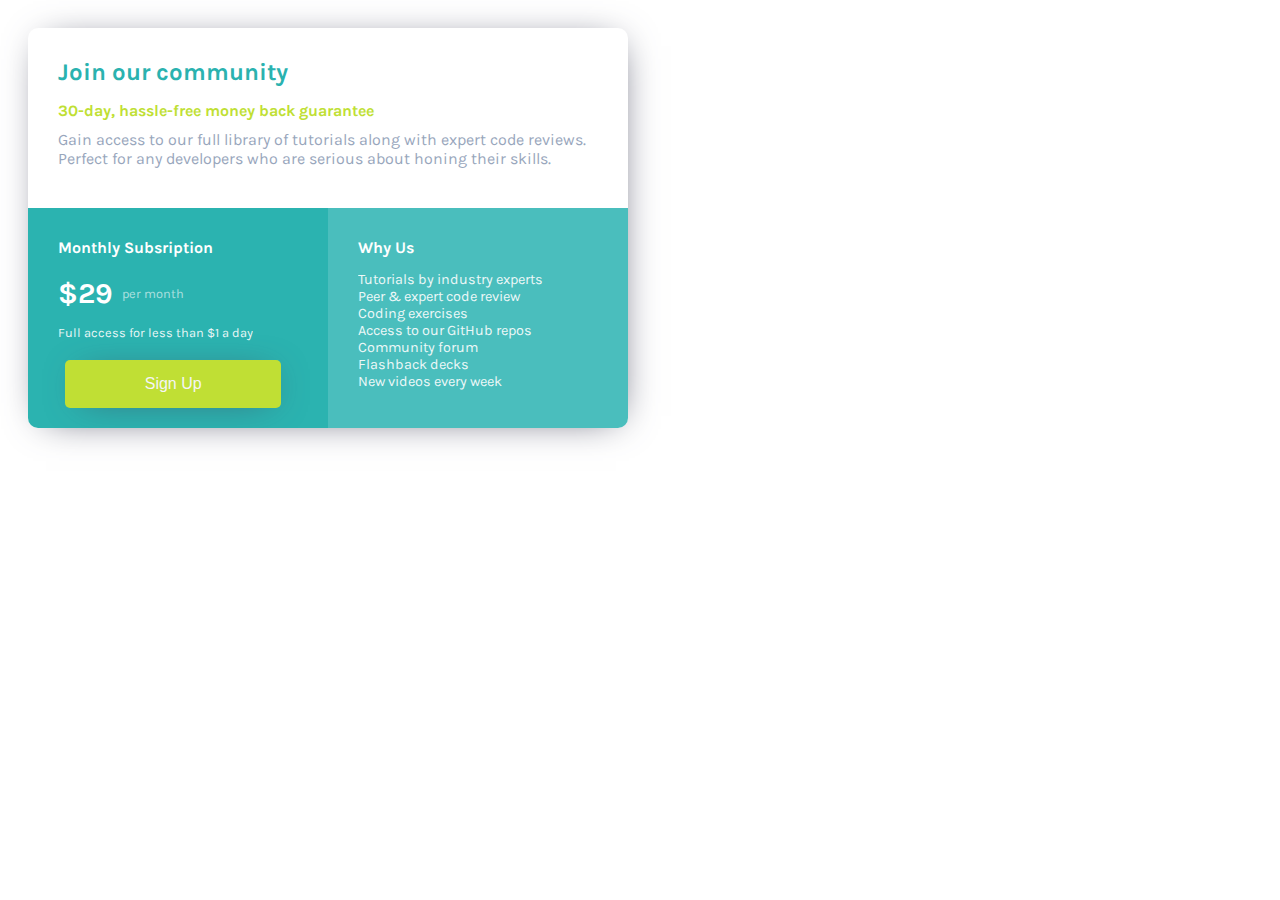
<file: l08/index.html>
<!DOCTYPE html>
<html lang="en">

<head>
    <meta charset="UTF-8" />
    <meta http-equiv="X-UA-Compatible" content="IE=edge" />
    <meta name="viewport" content="width=device-width, initial-scale=1.0" />
    <title>Lesson 8 Challenge</title>
    <link rel="stylesheet" href="./style.css" />
    <link rel="preconnect" href="https://fonts.googleapis.com">
    <link rel="preconnect" href="https://fonts.gstatic.com" crossorigin>
    <link href="https://fonts.googleapis.com/css2?family=Karla:wght@200..800&display=swap" rel="stylesheet">
    <script src="script.js"></script>
</head>

<body>
    <div id="container">
        <div id="top-section">
            <h2>Join our community</h2>
            <h4>30-day, hassle-free money back guarantee</h4>
            <p>Gain access to our full library of tutorials along with expert code reviews. Perfect for any developers
                who are serious about honing their skills.</p>
        </div>
        <div id="bottom-section">
            <div id="bottom-left-section">
                <h4>Monthly Subsription</h4>
                <div>
                    <div id="price">$29</div>
                    <div id="price-freq">per month</div>
                </div>
                <p>Full access for less than $1 a day</p>
                <button onclick="clickAlert()">Sign Up</button>
            </div>
            <div id="bottom-right-section">
                <h4>Why Us</h4>
                <ul>
                    <li>Tutorials by industry experts</li>
                    <li>Peer & expert code review</li>
                    <li>Coding exercises</li>
                    <li>Access to our GitHub repos</li>
                    <li>Community forum</li>
                    <li>Flashback decks</li>
                    <li>New videos every week</li>
                </ul>
            </div>
        </div>
    </div>
</body>
</file>
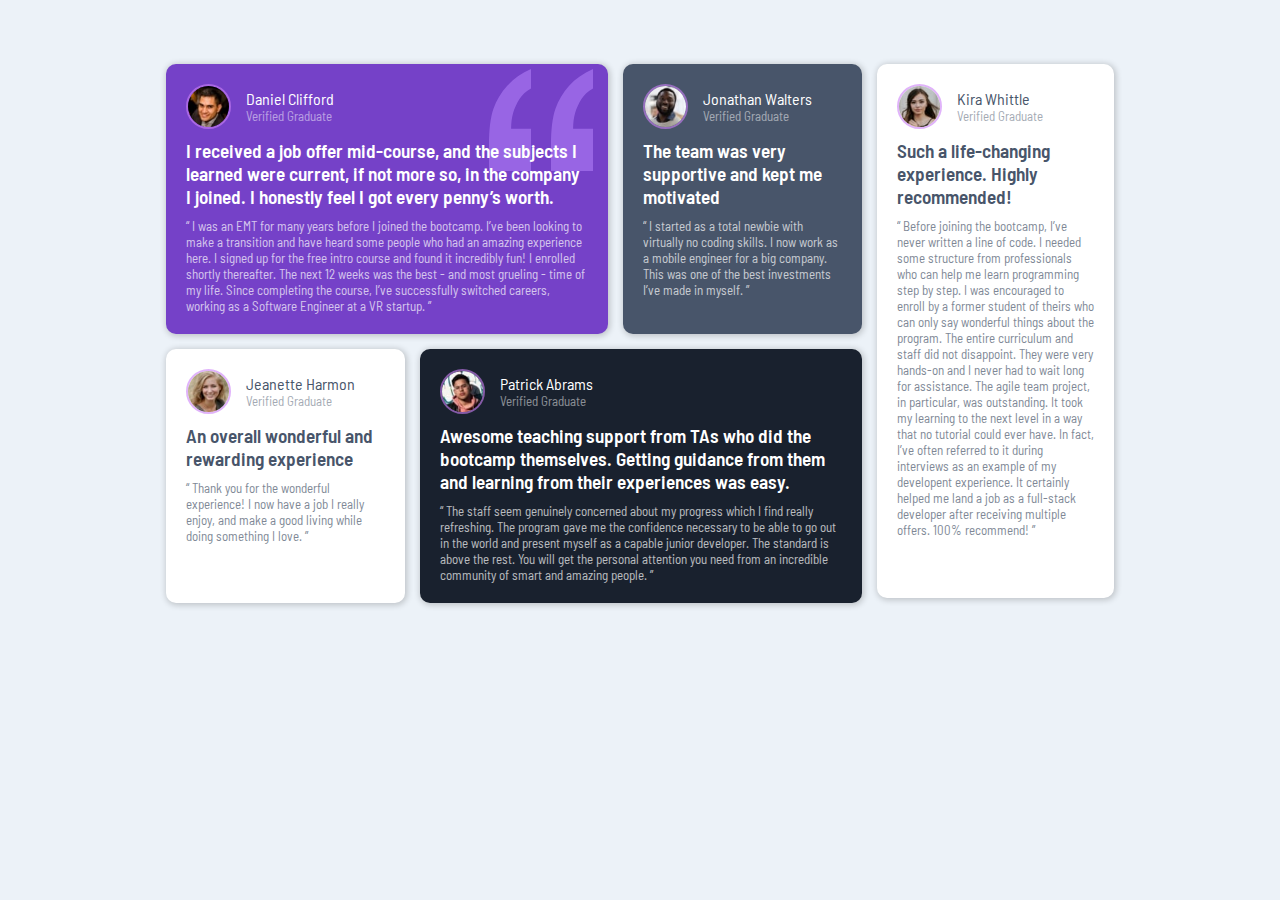
<file: testimonials-challenge/index.html>
<!DOCTYPE html>
<html lang="en">

<head>
  <meta charset="UTF-8">
  <meta name="viewport" content="width=device-width, initial-scale=1.0">

  <link rel="icon" type="image/png" sizes="32x32" href="./images/favicon-32x32.png">
  <link rel="stylesheet" href="style.css">
  <link rel="preconnect" href="https://fonts.googleapis.com">
  <link rel="preconnect" href="https://fonts.gstatic.com" crossorigin>
  <link href="https://fonts.googleapis.com/css2?family=Barlow+Semi+Condensed:wght@500;600&display=swap" rel="stylesheet">

  <title>Testimonials Challenge</title>
</head>

<body>
  <div id="testimonial-container">
    <div id="main-left">
      <div id="top-left">
        <div id="testimonial-1" class="grid-item">
          <img src="images/bg-pattern-quotation.svg" alt="quote" id="quote">
          <div class="header">
            <img src="images/image-daniel.jpg" alt="profile picture">
            <div class="header-text">
              <p class="name">Daniel Clifford</p>
              <p class="position">Verified Graduate</p>
            </div>
          </div>
          <h4>I received a job offer mid-course, and the subjects I learned were current, if not more so, 
            in the company I joined. I honestly feel I got every penny’s worth.
            </h4>
          <p class="experience">“ I was an EMT for many years before I joined the bootcamp. I’ve been looking to make a 
            transition and have heard some people who had an amazing experience here. I signed up 
            for the free intro course and found it incredibly fun! I enrolled shortly thereafter. 
            The next 12 weeks was the best - and most grueling - time of my life. Since completing 
            the course, I’ve successfully switched careers, working as a Software Engineer at a VR startup. ”</p>
        </div>
        <div id="testimonial-2" class="grid-item">
          <div class="header">
            <img src="images/image-jonathan.jpg" alt="profile picture">
            <div class="header-text">
              <p class="name">Jonathan Walters</p>
              <p class="position">Verified Graduate</p>
            </div>
          </div>
          <h4>The team was very supportive and kept me motivated</h4>
          <p class="experience">“ I started as a total newbie with virtually no coding skills. I now work as a mobile engineer 
            for a big company. This was one of the best investments I’ve made in myself. ”</p>
        </div>
      </div>
      <div id="bottom-left">
        <div id="testimonial-3" class="grid-item">
          <div class="header">
            <img src="images/image-jeanette.jpg" alt="profile picture">
            <div class="header-text">
              <p class="name">Jeanette Harmon</p>
              <p class="position">Verified Graduate</p>
            </div>
          </div>
          <h4>An overall wonderful and rewarding experience</h4>
          <p class="experience">“ Thank you for the wonderful experience! I now have a job I really enjoy, and make a good living 
            while doing something I love. ”</p>
        </div>
        <div id="testimonial-4" class="grid-item">
          <div class="header">
            <img src="images/image-patrick.jpg" alt="profile picture">
            <div class="header-text">
              <p class="name">Patrick Abrams</p>
              <p class="position">Verified Graduate</p>
            </div>
          </div>
          <h4>Awesome teaching support from TAs who did the bootcamp themselves. Getting guidance from them and 
            learning from their experiences was easy.</h4>
          <p class="experience">“ The staff seem genuinely concerned about my progress which I find really refreshing. The program 
            gave me the confidence necessary to be able to go out in the world and present myself as a capable 
            junior developer. The standard is above the rest. You will get the personal attention you need from 
            an incredible community of smart and amazing people. ”</p>
        </div>
      </div>
    </div>
    <div id="testimonial-5" class="grid-item">
      <div class="header">
        <img src="images/image-kira.jpg" alt="profile picture">
        <div class="header-text">
          <p class="name">Kira Whittle</p>
          <p class="position">Verified Graduate</p>
        </div>
      </div>
      <h4>Such a life-changing experience. Highly recommended!</h4>
      <p class="experience">“ Before joining the bootcamp, I’ve never written a line of code. I needed some structure from 
        professionals who can help me learn programming step by step. I was encouraged to enroll by a former 
        student of theirs who can only say wonderful things about the program. The entire curriculum and staff 
        did not disappoint. They were very hands-on and I never had to wait long for assistance. The agile team 
        project, in particular, was outstanding. It took my learning to the next level in a way that no tutorial 
        could ever have. In fact, I’ve often referred to it during interviews as an example of my developent 
        experience. It certainly helped me land a job as a full-stack developer after receiving multiple offers. 
        100% recommend! ”</p>
    </div>
  </div>
</body>

</html>
</file>
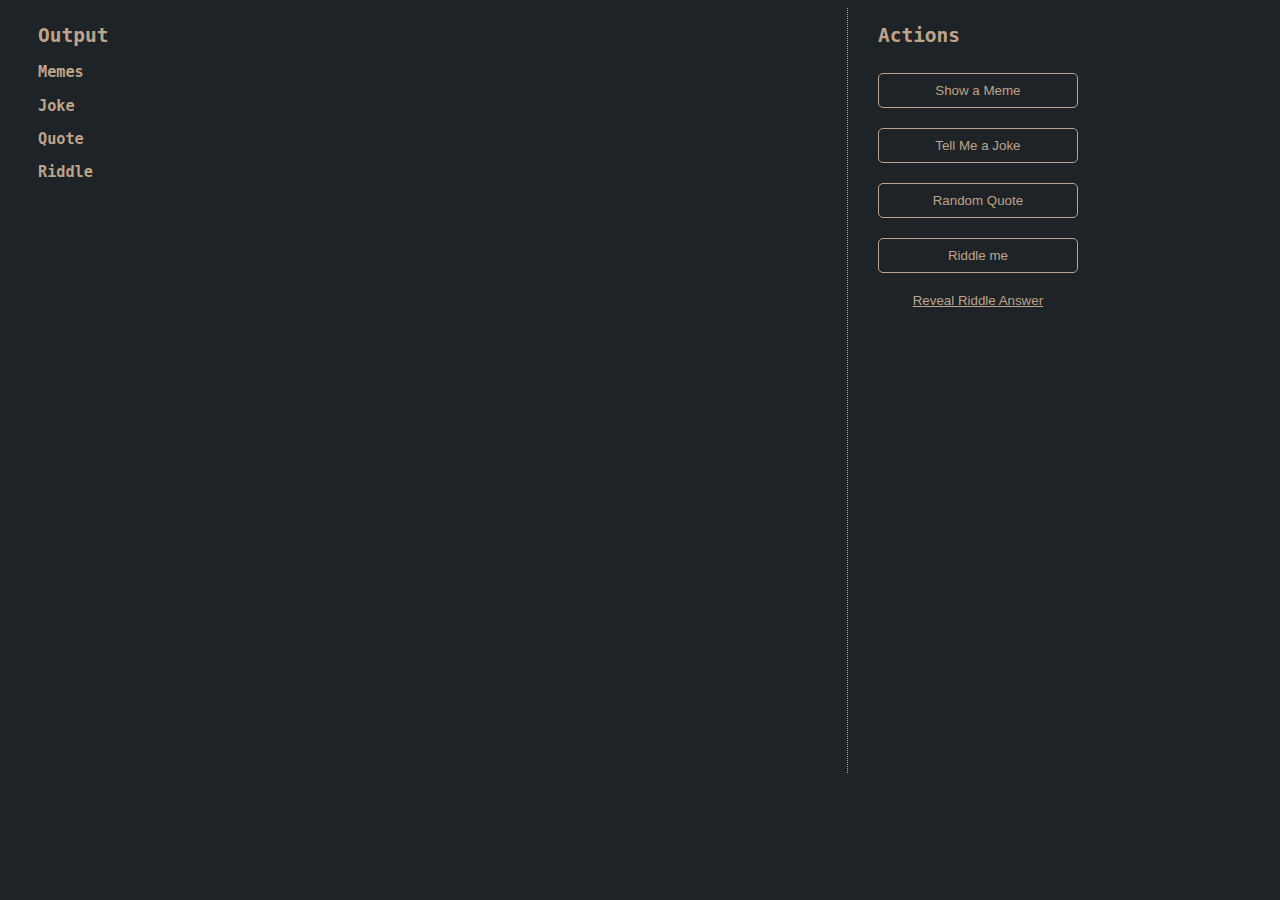
<file: l07/course_index.html>
<!DOCTYPE html>
<html lang="en">
  <head>
    <meta charset="UTF-8" />
    <meta http-equiv="X-UA-Compatible" content="IE=edge" />
    <meta name="viewport" content="width=device-width, initial-scale=1.0" />
    <title>Lesson 7 Challenge</title>
    <link rel="stylesheet" href="./style.css" />
  </head>
  <body>
    <!-- Notice how we have used "semantic HTML" here -->
    <!-- Re-read the lesson if you don't understand what that means -->
    <!-- https://www.zachgollwitzer.com/posts/2021/fullstack-developer-series/7-html-crash-course-->
    <main>
      <section class="content">
        <h2>Output</h2>
        <h3>Memes</h3>
        <div class="meme-content">
        </div>
        <h3>Joke</h3>
        <div class="joke-content">
        </div>
        <h3>Quote</h3>
        <div class="quote-content">
        </div>
        <h3>Riddle</h3>
        <div class="riddle-content">
        </div>
      </section>

      <!-- No need to change anything in this section -->
      <section class="sidebar">
        <h2>Actions</h2>
        <button onclick="showMeme()">Show a Meme</button>
        <button onclick="showJoke()">Tell Me a Joke</button>
        <button onclick="showQuote()">Random Quote</button>
        <button onclick="showRiddle()">Riddle me</button>
        <button class="reveal-btn" onclick="revealAnswers()">
          Reveal Riddle Answer
        </button>
      </section>
    </main>
    <script src="./course_script.js"></script>
  </body>
</html>
</file>
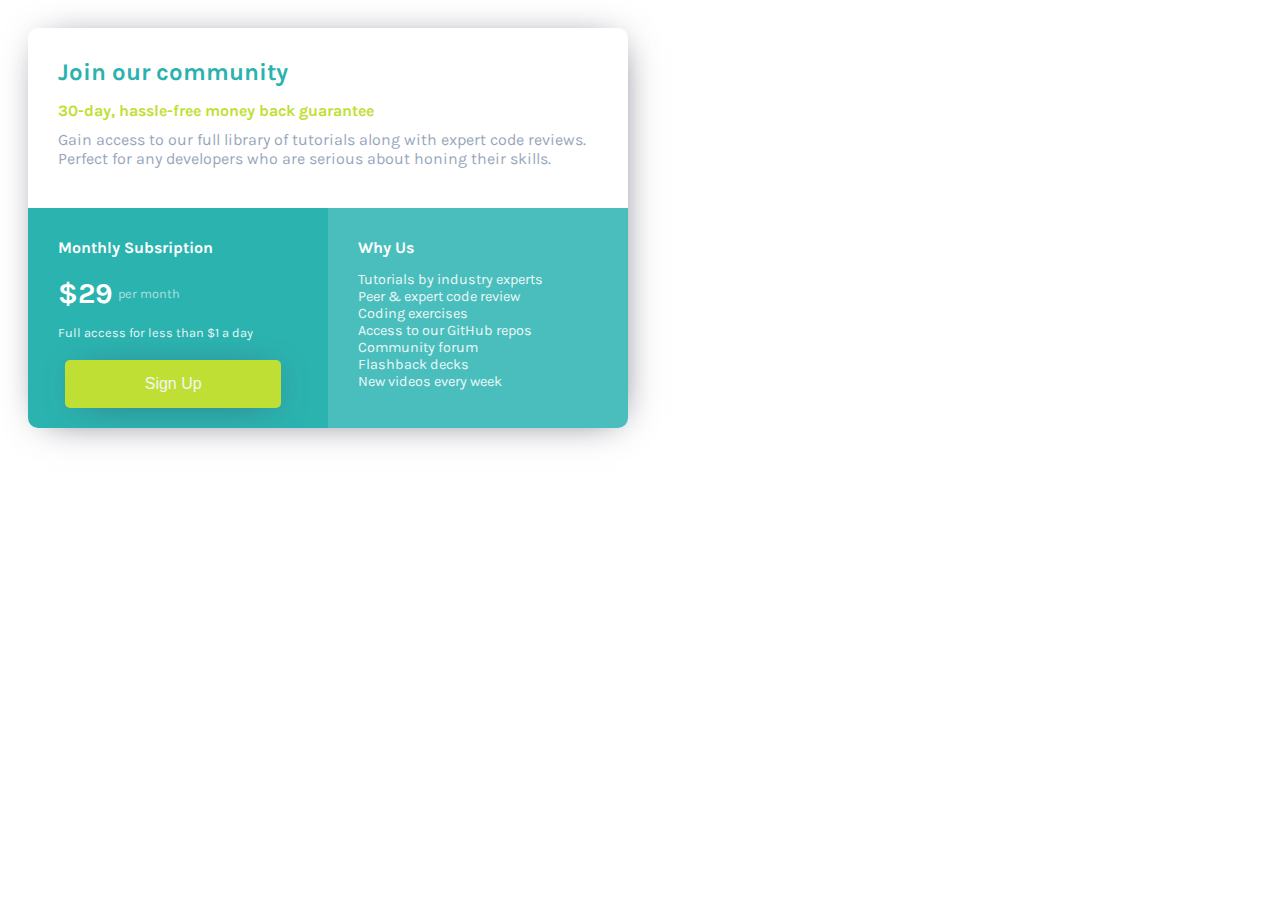
<file: l08/index-flexbox.html>
<!DOCTYPE html>
<html lang="en">

<head>
    <meta charset="UTF-8" />
    <meta http-equiv="X-UA-Compatible" content="IE=edge" />
    <meta name="viewport" content="width=device-width, initial-scale=1.0" />
    <title>Lesson 8 Challenge</title>
    <link rel="stylesheet" href="./style-flexbox.css" />
    <link rel="preconnect" href="https://fonts.googleapis.com">
    <link rel="preconnect" href="https://fonts.gstatic.com" crossorigin>
    <link href="https://fonts.googleapis.com/css2?family=Karla:wght@200..800&display=swap" rel="stylesheet">
    <script src="script.js"></script>
</head>

<body>
    <div id="container">
        <div id="top-section">
            <h2>Join our community</h2>
            <h4>30-day, hassle-free money back guarantee</h4>
            <p>Gain access to our full library of tutorials along with expert code reviews. Perfect for any developers
                who are serious about honing their skills.</p>
        </div>
        <div id="bottom-section">
            <div id="bottom-left-section">
                <h4>Monthly Subsription</h4>
                <div id="price-cont">
                    <div id="price">$29</div>
                    <div id="price-freq">per month</div>
                </div>
                <p>Full access for less than $1 a day</p>
                <button onclick="clickAlert()">Sign Up</button>
            </div>
            <div id="bottom-right-section">
                <h4>Why Us</h4>
                <ul>
                    <li>Tutorials by industry experts</li>
                    <li>Peer & expert code review</li>
                    <li>Coding exercises</li>
                    <li>Access to our GitHub repos</li>
                    <li>Community forum</li>
                    <li>Flashback decks</li>
                    <li>New videos every week</li>
                </ul>
            </div>
        </div>
    </div>
</body>
</file>
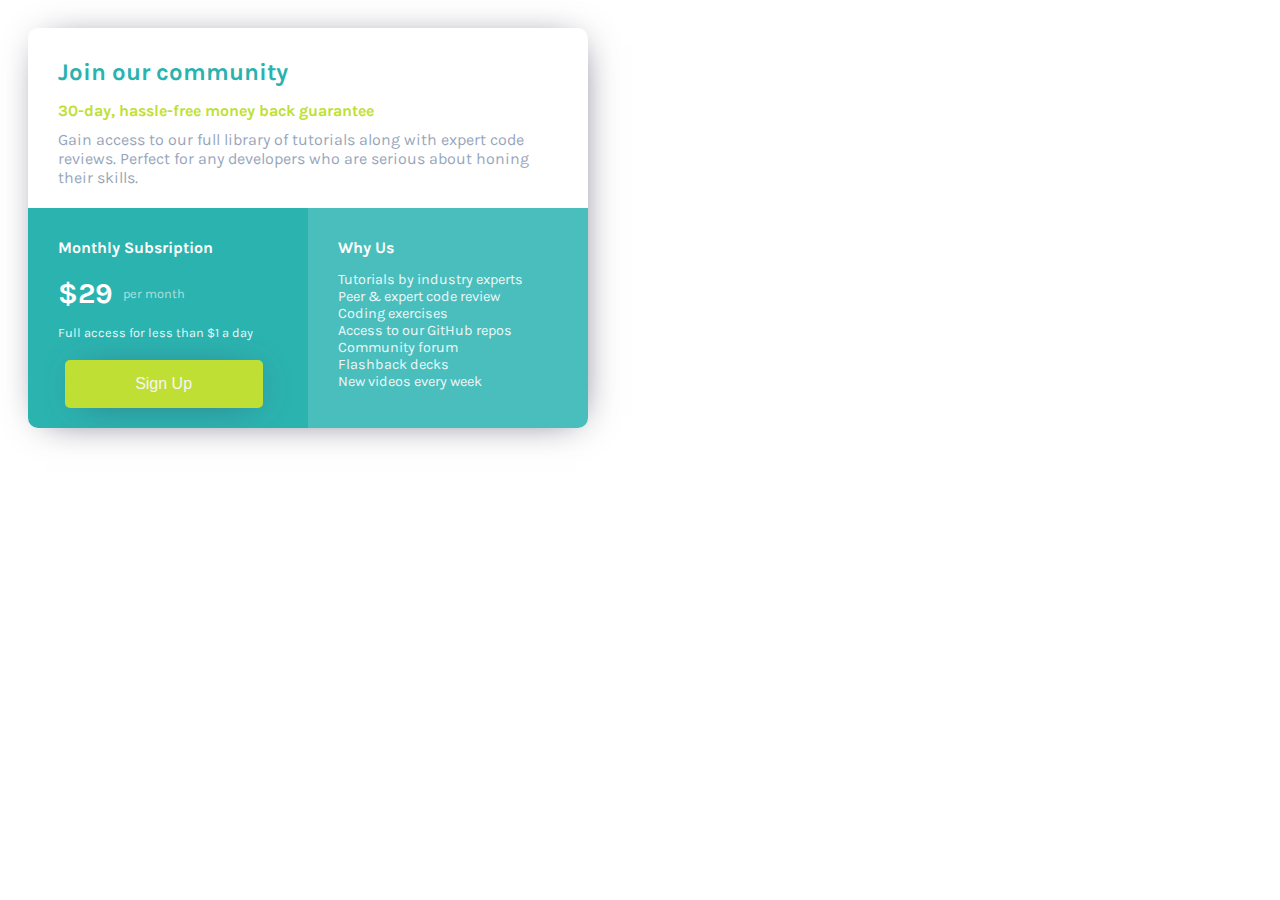
<file: l08/index-mobile-first-flexbox.html>
<!DOCTYPE html>
<html lang="en">

<head>
    <meta charset="UTF-8" />
    <meta http-equiv="X-UA-Compatible" content="IE=edge" />
    <meta name="viewport" content="width=device-width, initial-scale=1.0" />
    <title>Lesson 8 Challenge</title>
    <link rel="stylesheet" href="./style-mobile-first-flexbox.css" />
    <link rel="preconnect" href="https://fonts.googleapis.com">
    <link rel="preconnect" href="https://fonts.gstatic.com" crossorigin>
    <link href="https://fonts.googleapis.com/css2?family=Karla:wght@200..800&display=swap" rel="stylesheet">
    <script src="script.js"></script>
</head>

<body>
    <div id="container">
        <div id="top-section">
            <h2>Join our community</h2>
            <h4>30-day, hassle-free money back guarantee</h4>
            <p>Gain access to our full library of tutorials along with expert code reviews. Perfect for any developers
                who are serious about honing their skills.</p>
        </div>
        <div id="bottom-section">
            <div id="bottom-left-section">
                <h4>Monthly Subsription</h4>
                <div id="price-cont">
                    <div id="price">$29</div>
                    <div id="price-freq">per month</div>
                </div>
                <p>Full access for less than $1 a day</p>
                <button onclick="clickAlert()">Sign Up</button>
            </div>
            <div id="bottom-right-section">
                <h4>Why Us</h4>
                <ul>
                    <li>Tutorials by industry experts</li>
                    <li>Peer & expert code review</li>
                    <li>Coding exercises</li>
                    <li>Access to our GitHub repos</li>
                    <li>Community forum</li>
                    <li>Flashback decks</li>
                    <li>New videos every week</li>
                </ul>
            </div>
        </div>
    </div>
</body>
</file>
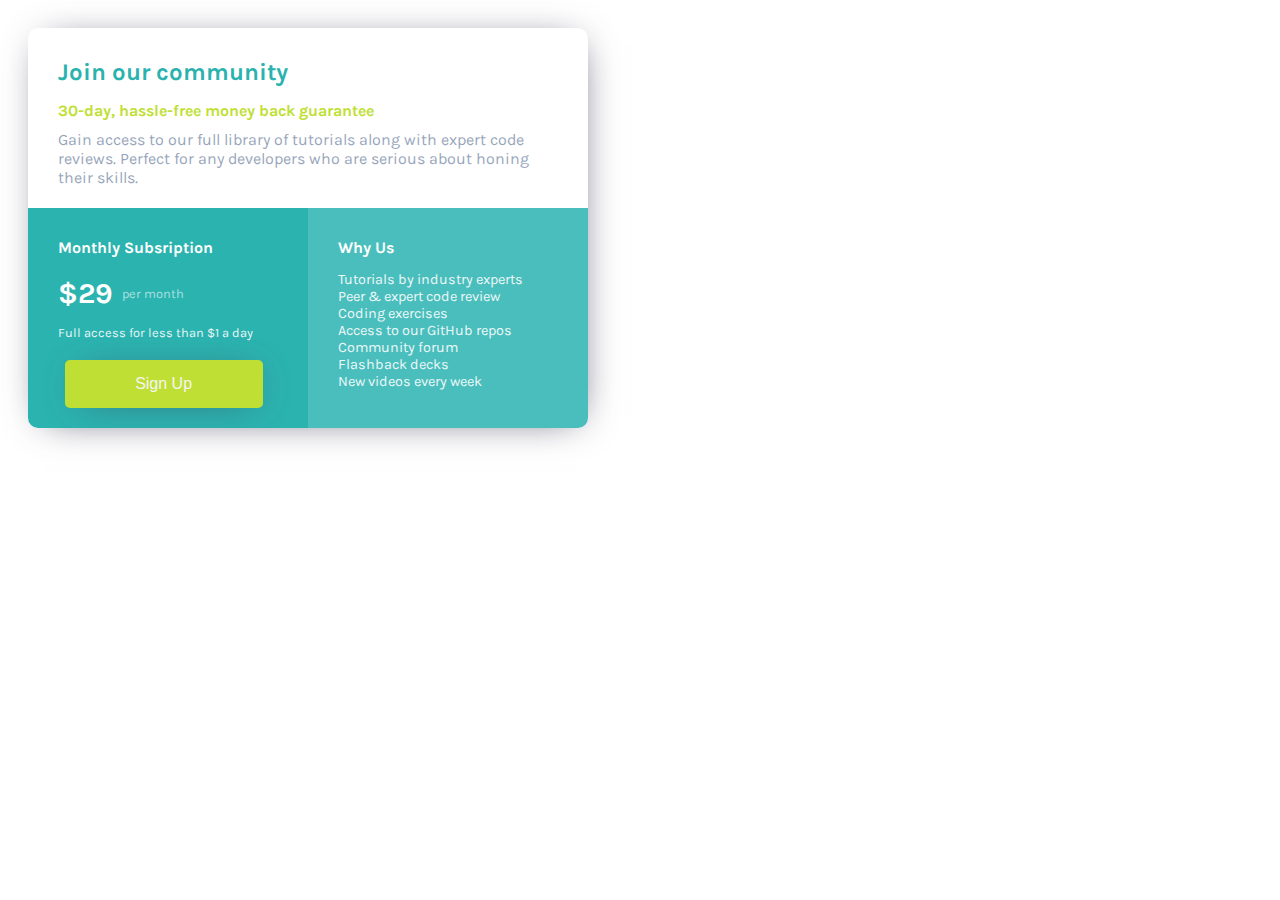
<file: l08/index-mobile-first.html>
<!DOCTYPE html>
<html lang="en">

<head>
    <meta charset="UTF-8" />
    <meta http-equiv="X-UA-Compatible" content="IE=edge" />
    <meta name="viewport" content="width=device-width, initial-scale=1.0" />
    <title>Lesson 8 Challenge</title>
    <link rel="stylesheet" href="./style-mobile-first.css" />
    <link rel="preconnect" href="https://fonts.googleapis.com">
    <link rel="preconnect" href="https://fonts.gstatic.com" crossorigin>
    <link href="https://fonts.googleapis.com/css2?family=Karla:wght@200..800&display=swap" rel="stylesheet">
    <script src="script.js"></script>
</head>

<body>
    <div id="container">
        <div id="top-section">
            <h2>Join our community</h2>
            <h4>30-day, hassle-free money back guarantee</h4>
            <p>Gain access to our full library of tutorials along with expert code reviews. Perfect for any developers
                who are serious about honing their skills.</p>
        </div>
        <div id="bottom-section">
            <div id="bottom-left-section">
                <h4>Monthly Subsription</h4>
                <div>
                    <div id="price">$29</div>
                    <div id="price-freq">per month</div>
                </div>
                <p>Full access for less than $1 a day</p>
                <button onclick="clickAlert()">Sign Up</button>
            </div>
            <div id="bottom-right-section">
                <h4>Why Us</h4>
                <ul>
                    <li>Tutorials by industry experts</li>
                    <li>Peer & expert code review</li>
                    <li>Coding exercises</li>
                    <li>Access to our GitHub repos</li>
                    <li>Community forum</li>
                    <li>Flashback decks</li>
                    <li>New videos every week</li>
                </ul>
            </div>
        </div>
    </div>
</body>
</file>
<file: l08/style.css>
html {
    box-sizing: border-box;
    font-family: Karla;
    font-size: 16px;
}

*,
*:before,
*:after {
    box-sizing: inherit;
}

h2,
h4,
p {
    margin: 0;
}

body {
    padding: 20px;
}

#container {
    width: 600px;
    height: 400px;
    box-shadow: 3px 3px 37px -15px rgba(66, 68, 90, 1);
    border-radius: 10px;
    overflow: hidden;
}

#top-section {
    width: 100%;
    height: 45%;
    padding: 30px;
}

#bottom-section {
    width: 100%;
    height: 55%;
    color: white;
}

#bottom-left-section {
    display: inline-block;
    margin-right: -2px;
    width: 50%;
    height: 100%;
    background-color: #2BB3B0;
    vertical-align: top;
    padding: 30px;
}

#bottom-left-section h4 {
    margin-bottom: 20px;
}

#bottom-left-section p {
    font-size: 0.8rem;
    margin-top: 15px;
    margin-bottom: 20px;
    opacity: 0.9;
}

#price-freq,
#price {
    display: inline-block;
    vertical-align: middle;
}


#price {
    font-weight: 700;
    font-size: 1.8rem;
}

#price-freq {
    margin-left: 5px;
    font-size: 0.8rem;
    opacity: 0.6;

}

#bottom-right-section {
    display: inline-block;
    margin-left: -2px;
    width: 50%;
    height: 100%;
    background-color: #4ABEBD;
    vertical-align: top;
    padding: 30px;
}

#top-section h2 {
    color: #2AB2AF;
    margin-bottom: 15px;
}

#top-section h4 {
    color: #C0DF34;
    margin-bottom: 10px;
}

#top-section p {
    color: #98A6BC;
}

button {
    color: whitesmoke;
    background-color: #C0DF34;
    border: none;
    padding: 15px;
    width: 90%;
    border-radius: 5px;
    box-shadow: 3px 3px 37px -15px rgba(66, 68, 90, 1);
    font-size: inherit;
    margin-left: 3%;
}

ul {
    padding: 0;
    list-style: none;
    font-size: 0.9rem;
    opacity: 0.9;
}

button:hover {
    cursor: pointer;
    background-color: #B1CF30;
    transform: scale(1.02);
}

@media screen and (max-width: 650px) {

    #bottom-left-section,
    #bottom-right-section,
    #container {
        width: 100%;
        height: auto;
        margin-left: 0;
    }
}
</file>
<file: testimonials-challenge/style.css>
/* html {
    box-sizing: border-box;
} */

* {
    box-sizing: border-box;
    margin: 0;
    padding: 0;
}

body {
    background-color: #ecf2f8;
}

#testimonial-container {
    padding: 5% 2%;
}

#testimonial-1 {
    background-color: #7541c8;
    color: #ffffff;
    position: relative;
}

#testimonial-2 {
    background-color: #48556a;
    color: #ffffff;
}

#testimonial-3 , #testimonial-5{
    background-color: #ffffff;
    color: #48556a;
}

#testimonial-4 {
    background-color: #19212e;
    color: #ffffff;
}

.grid-item {
    margin-bottom: 20px;
    padding: 20px;
    border-radius: 10px;
    box-shadow: 1px 1px 6px 1px rgba(0, 0, 0, 0.2);
    font-family: "Barlow Semi Condensed", sans-serif;
    font-size: 13px;
}

#quote {
    position: absolute;
    right: 15px;
    top: 5px;
    z-index: 0;
    opacity: 70%;
}

.header {
    display: flex;
    align-items: center;
}

.header .header-text {
    display: flex;
    flex-direction: column;
    z-index: 1;
}

.position {
    opacity: 50%;
}

.name {
    font-size: 1rem;
}

.header img {
    margin-right: 15px;
    width: 45px;
    border-radius: 50%;
    border: 2px solid rgba(204, 129, 247, 0.6);
}

.grid-item  h4 {
    margin: 10px 0;
    font-size: 1.2rem;
    font-weight: 600;
    position: relative;
    z-index: 1;
}

.experience {
    opacity: 70%;
}

@media screen and (min-width: 576px) {

    #main-left .grid-item {
        margin-bottom: 15px;
        margin-right: 15px;
    }

    #testimonial-container {
        max-width: 1000px;
        margin: 0 auto;
    }

    #testimonial-container,
    #top-left,
    #bottom-left {
        display: flex;
    }


    #testimonial-5 {
        flex-basis: 25%;
    }

    #top-left,
    #bottom-left {
        flex-basis: 50%;
    }

    #main-left {
        flex-direction: column;
        flex-basis: 75%;
    }

    #testimonial-1,
    #testimonial-4 {
        flex-basis: 65%;
    }

    #testimonial-2,
    #testimonial-3 {
        flex-basis: 35%;
    }
}
</file>
<file: l07/style.css>
/* 
NO ACTION REQUIRED BY YOU

Don't worry about this section.  These CSS styles are here to make the HTML document look cleaner, but are not part of the lesson.

Just write your HTML however you want and these will automatically work.
*/

body {
    background-color: #1d2326;
    color: #bfa38a;
    font-family: monospace;
}

main {
    display: flex;
    flex-direction: row;
}

img {
    border: 1px solid white;
    border-radius: 5px;
    max-width: 350px;
    width: 100%;
}

p {
    color: #8097a6;
}

.attribution {
    position: absolute;
    right: 20px;
    bottom: 20px;
    font-size: 0.8rem;
    background-color: #8097a6;
    padding: 10px;
    border-radius: 5px;
    color: #1d2326;
    box-shadow: 1px 2px 5px 1px rgba(255, 255, 255, 0.2);
}

a {
    color: white;
}

a:hover {
    opacity: 0.8;
}

.content {
    width: 65%;
    padding-left: 30px;
    padding-right: 20px;
}

.content p {
    max-width: 80%;
}

.sidebar {
    display: flex;
    flex-direction: column;
    width: 30%;
    padding-left: 30px;
    padding-right: 30px;
    border-left: 1px dotted #bfa38a;
    height: 85vh;
}

button {
    width: 200px;
    max-width: 100%;
    margin-top: 10px;
    margin-bottom: 10px;
    height: 35px;
    border: 1px solid #bfa38a;
    background: transparent;
    color: #bfa38a;
    border-radius: 5px;
}

button:hover {
    cursor: pointer;
    background-color: rgba(255, 255, 255, 0.1);
}

.reveal-btn {
    border: none;
    text-decoration: underline;
    margin: 0;
}

.reveal-btn:hover {
    color: white;
    background-color: transparent;
}
</file>
<file: l08/style-flexbox.css>
html {
    box-sizing: border-box;
    font-family: Karla;
    font-size: 16px;
}

*,
*:before,
*:after {
    box-sizing: inherit;
}

h2,
h4,
p {
    margin: 0;
}

body {
    padding: 20px;
}

#container {
    width: 600px;
    height: 400px;
    box-shadow: 3px 3px 37px -15px rgba(66, 68, 90, 1);
    border-radius: 10px;
    overflow: hidden;
}

#top-section {
    width: 100%;
    height: 45%;
    padding: 30px;
}

#bottom-section {
    width: 100%;
    height: 55%;
    color: white;
    display: flex;
}

#bottom-left-section {
    background-color: #2BB3B0;
    padding: 30px;
    flex-basis: 50%;
}

#bottom-left-section h4 {
    margin-bottom: 20px;
}

#bottom-left-section p {
    font-size: 0.8rem;
    margin-top: 15px;
    margin-bottom: 20px;
    opacity: 0.9;
}

#price-cont {
    display: flex;
    align-items: center;
}


#price {
    font-weight: 700;
    font-size: 1.8rem;
}

#price-freq {
    margin-left: 5px;
    font-size: 0.8rem;
    opacity: 0.6;

}

#bottom-right-section {
    background-color: #4ABEBD;
    padding: 30px;
    flex-basis: 50%;
}

#top-section h2 {
    color: #2AB2AF;
    margin-bottom: 15px;
}

#top-section h4 {
    color: #C0DF34;
    margin-bottom: 10px;
}

#top-section p {
    color: #98A6BC;
}

button {
    color: whitesmoke;
    background-color: #C0DF34;
    border: none;
    padding: 15px;
    width: 90%;
    border-radius: 5px;
    box-shadow: 3px 3px 37px -15px rgba(66, 68, 90, 1);
    font-size: inherit;
    margin-left: 3%;
}

ul {
    padding: 0;
    list-style: none;
    font-size: 0.9rem;
    opacity: 0.9;
}

button:hover {
    cursor: pointer;
    background-color: #B1CF30;
    transform: scale(1.02);
}

@media screen and (max-width: 650px) {
    #container {
        height: auto;
        width: 100%;
    }

    #bottom-section {
        flex-direction: column;
    }
}
</file>
<file: l08/style-mobile-first-flexbox.css>
html {
    box-sizing: border-box;
    font-family: Karla;
    font-size: 16px;
}

*,
*:before,
*:after {
    box-sizing: inherit;
}

h2,
h4,
p {
    margin: 0;
}

body {
    padding: 20px;
}

#container {
    box-shadow: 3px 3px 37px -15px rgba(66, 68, 90, 1);
    border-radius: 10px;
    overflow: hidden;
}

#top-section {
    width: 100%;
    height: 45%;
    padding: 30px;
}

#bottom-section {
    width: 100%;
    height: 55%;
    color: white;
    display: flex;
    flex-direction: column;
}

#bottom-left-section {
    background-color: #2BB3B0;
    padding: 30px;
    flex-basis: 50%;
}

#bottom-left-section h4 {
    margin-bottom: 20px;
}

#bottom-left-section p {
    font-size: 0.8rem;
    margin-top: 15px;
    margin-bottom: 20px;
    opacity: 0.9;
}

#price-cont {
    display: flex;
    align-items: center;
}

#price {
    font-weight: 700;
    font-size: 1.8rem;
}

#price-freq {
    margin-left: 10px;
    font-size: 0.8rem;
    opacity: 0.6;

}

#bottom-right-section {
    flex-basis: 50%;
    background-color: #4ABEBD;
    padding: 30px;
}

#top-section h2 {
    color: #2AB2AF;
    margin-bottom: 15px;
}

#top-section h4 {
    color: #C0DF34;
    margin-bottom: 10px;
}

#top-section p {
    color: #98A6BC;
}

button {
    color: whitesmoke;
    background-color: #C0DF34;
    border: none;
    padding: 15px;
    width: 90%;
    border-radius: 5px;
    box-shadow: 3px 3px 37px -15px rgba(66, 68, 90, 1);
    font-size: inherit;
    margin-left: 3%;
}

ul {
    padding: 0;
    list-style: none;
    font-size: 0.9rem;
    opacity: 0.9;
}

button:hover {
    cursor: pointer;
    background-color: #B1CF30;
    transform: scale(1.02);
}

@media screen and (min-width: 576px) {
    #container {
        width: 560px;
        height: 400px;
    }

    #bottom-section {
        flex-direction: row;
    }

}
</file>
<file: l08/style-mobile-first.css>
html {
    box-sizing: border-box;
    font-family: Karla;
    font-size: 16px;
}

*,
*:before,
*:after {
    box-sizing: inherit;
}

h2,
h4,
p {
    margin: 0;
}

body {
    padding: 20px;
}

#container {
    box-shadow: 3px 3px 37px -15px rgba(66, 68, 90, 1);
    border-radius: 10px;
    overflow: hidden;
}

#top-section {
    width: 100%;
    height: 45%;
    padding: 30px;
}

#bottom-section {
    width: 100%;
    height: 55%;
    color: white;
}

#bottom-left-section {
    display: inline-block;
    margin-right: -2px;
    width: 100%;
    height: 100%;
    background-color: #2BB3B0;
    vertical-align: top;
    padding: 30px;
}

#bottom-left-section h4 {
    margin-bottom: 20px;
}

#bottom-left-section p {
    font-size: 0.8rem;
    margin-top: 15px;
    margin-bottom: 20px;
    opacity: 0.9;
}

#price-freq,
#price {
    display: inline-block;
    vertical-align: middle;
}


#price {
    font-weight: 700;
    font-size: 1.8rem;
}

#price-freq {
    margin-left: 5px;
    font-size: 0.8rem;
    opacity: 0.6;

}

#bottom-right-section {
    display: inline-block;
    width: 100%;
    height: 100%;
    background-color: #4ABEBD;
    vertical-align: top;
    padding: 30px;
}

#top-section h2 {
    color: #2AB2AF;
    margin-bottom: 15px;
}

#top-section h4 {
    color: #C0DF34;
    margin-bottom: 10px;
}

#top-section p {
    color: #98A6BC;
}

button {
    color: whitesmoke;
    background-color: #C0DF34;
    border: none;
    padding: 15px;
    width: 90%;
    border-radius: 5px;
    box-shadow: 3px 3px 37px -15px rgba(66, 68, 90, 1);
    font-size: inherit;
    margin-left: 3%;
}

ul {
    padding: 0;
    list-style: none;
    font-size: 0.9rem;
    opacity: 0.9;
}

button:hover {
    cursor: pointer;
    background-color: #B1CF30;
    transform: scale(1.02);
}

@media screen and (min-width: 576px) {
    #container {
        width: 560px;
        height: 400px;
    }

    #bottom-left-section,
    #bottom-right-section {
        width: 50%;
    }

    #bottom-right-section {
        margin-left: -2px;
    }

}
</file>
